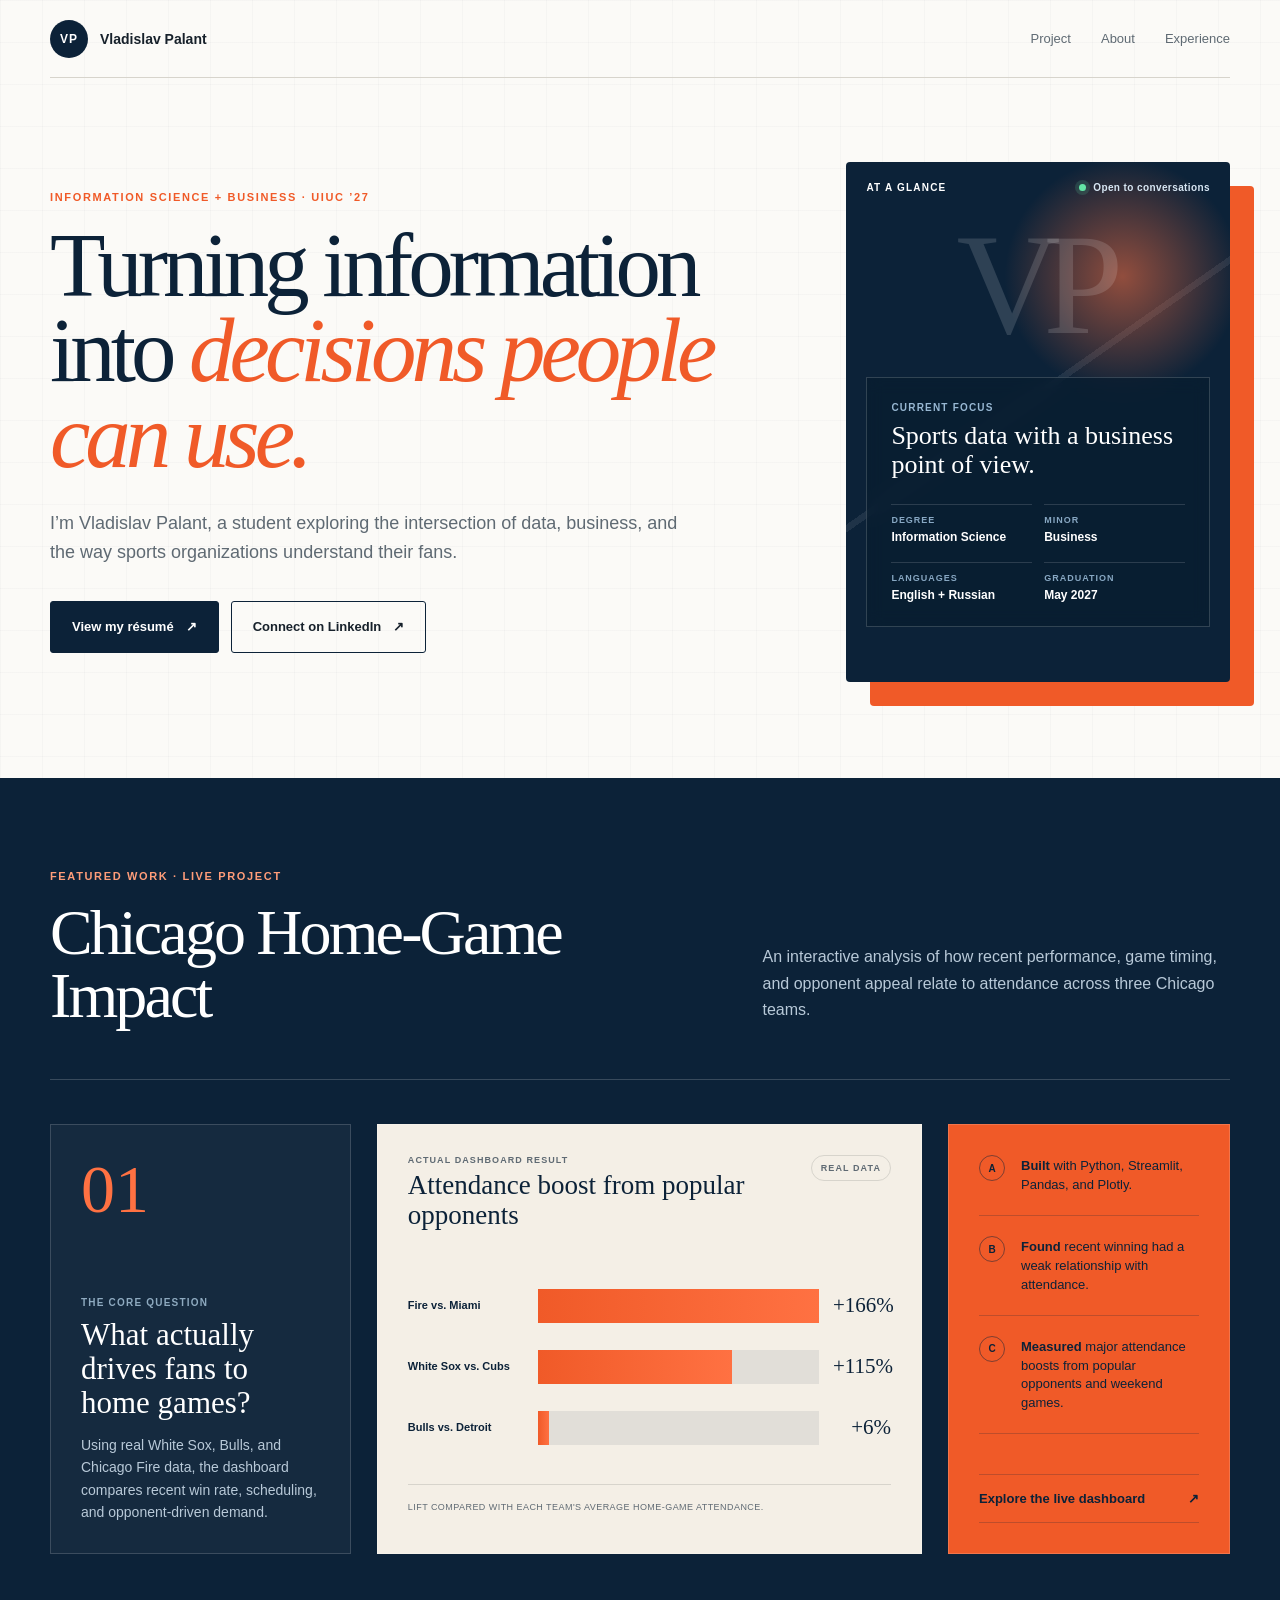
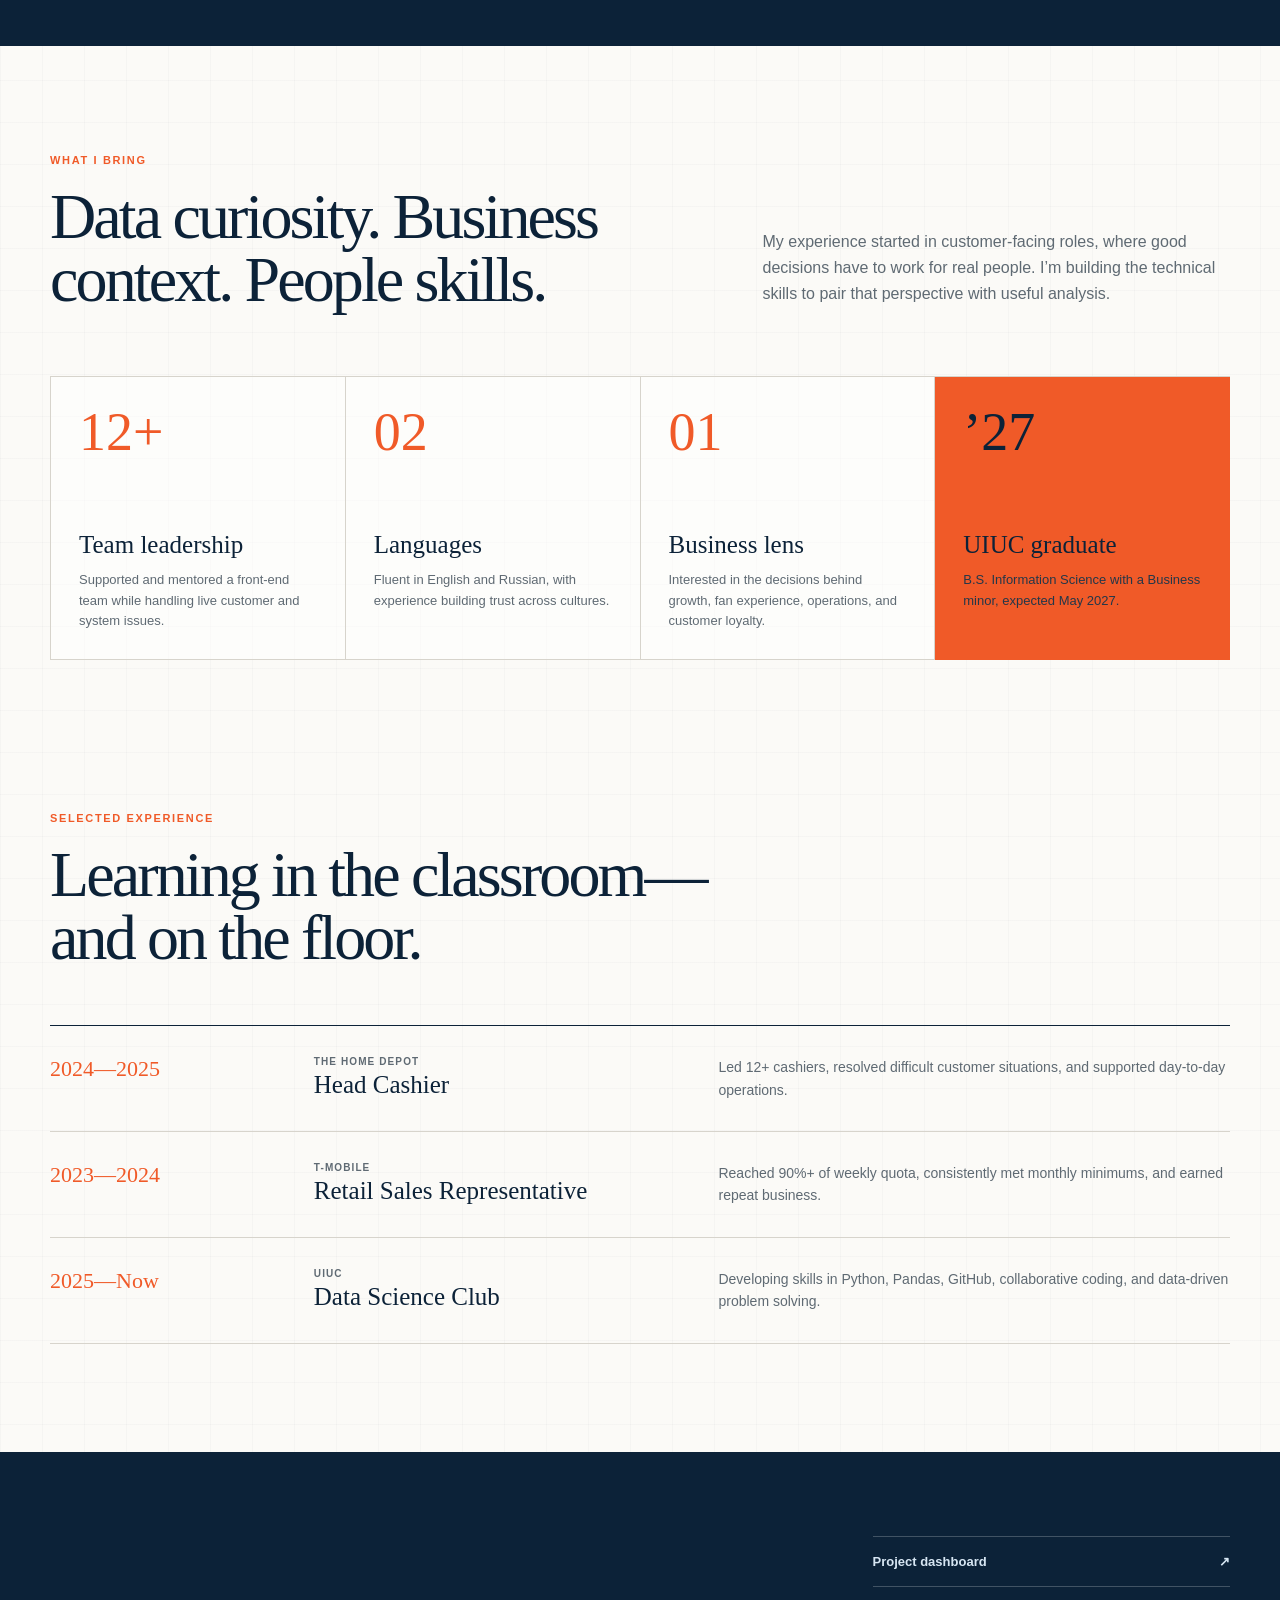
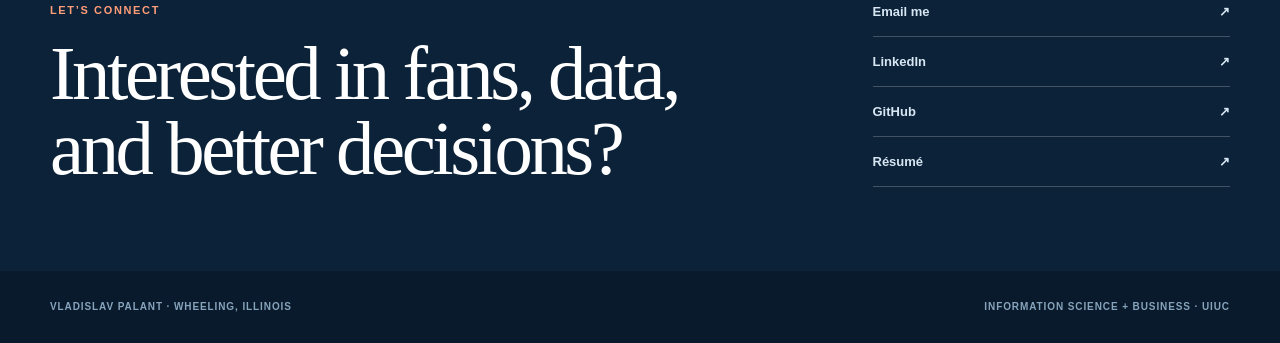
<file: index.html>
<!doctype html>
<html lang="en">
<head>
  <meta charset="utf-8">
  <meta name="viewport" content="width=device-width, initial-scale=1">
  <meta name="description" content="Vladislav Palant is a UIUC Information Science student exploring data, business, sports, and fan-focused decision making through Chicago Home-Game Impact.">
  <meta name="theme-color" content="#0c2238">
  <title>Vladislav Palant | Information Science + Business</title>
  <link rel="stylesheet" href="styles.css?v=2">
</head>
<body>
  <main>
    <header class="site-header">
      <a class="brand" href="#top" aria-label="Vladislav Palant, back to top">
        <span class="brand-mark">VP</span>
        <span class="brand-name">Vladislav Palant</span>
      </a>
      <nav aria-label="Primary navigation">
        <a href="#project">Project</a>
        <a href="#about">About</a>
        <a href="#experience">Experience</a>
      </nav>
    </header>

    <section class="hero" id="top">
      <div class="hero-copy">
        <p class="eyebrow">Information Science + Business · UIUC ’27</p>
        <h1>Turning information into <em>decisions people can use.</em></h1>
        <p class="hero-intro">
          I’m Vladislav Palant, a student exploring the intersection of data,
          business, and the way sports organizations understand their fans.
        </p>
        <div class="hero-actions">
          <a class="button button-primary" href="resume.html" target="_blank" rel="noreferrer">View my résumé <span aria-hidden="true">↗</span></a>
          <a class="button button-secondary" href="https://www.linkedin.com/in/vladislav-palant-b6b060325/" target="_blank" rel="noreferrer">Connect on LinkedIn <span aria-hidden="true">↗</span></a>
        </div>
      </div>

      <aside class="profile-card" aria-label="Vladislav at a glance">
        <div class="profile-card-top">
          <span>At a glance</span>
          <span class="live-dot">Open to conversations</span>
        </div>
        <div class="profile-monogram" aria-hidden="true">VP</div>
        <div class="profile-card-body">
          <p class="profile-label">Current focus</p>
          <h2>Sports data with a business point of view.</h2>
          <dl class="profile-stats">
            <div><dt>Degree</dt><dd>Information Science</dd></div>
            <div><dt>Minor</dt><dd>Business</dd></div>
            <div><dt>Languages</dt><dd>English + Russian</dd></div>
            <div><dt>Graduation</dt><dd>May 2027</dd></div>
          </dl>
        </div>
      </aside>
    </section>

    <section class="project-section" id="project">
      <div class="section-heading project-heading">
        <div>
          <p class="eyebrow eyebrow-light">Featured work · Live project</p>
          <h2>Chicago Home-Game Impact</h2>
        </div>
        <p>
          An interactive analysis of how recent performance, game timing, and
          opponent appeal relate to attendance across three Chicago teams.
        </p>
      </div>

      <div class="project-grid">
        <div class="project-story">
          <p class="story-number">01</p>
          <p class="story-label">The core question</p>
          <h3>What actually drives fans to home games?</h3>
          <p>
            Using real White Sox, Bulls, and Chicago Fire data, the dashboard
            compares recent win rate, scheduling, and opponent-driven demand.
          </p>
        </div>

        <div class="chart-card" aria-label="Actual dashboard results comparing attendance boosts from popular opponents">
          <div class="chart-header">
            <div><span>Actual dashboard result</span><strong>Attendance boost from popular opponents</strong></div>
            <span class="status-pill">Real data</span>
          </div>
          <div class="actual-chart">
            <div class="actual-row">
              <span class="actual-label">Fire vs. Miami</span>
              <div class="actual-track" aria-hidden="true"><i style="width:100%"></i></div>
              <strong>+166%</strong>
            </div>
            <div class="actual-row">
              <span class="actual-label">White Sox vs. Cubs</span>
              <div class="actual-track" aria-hidden="true"><i style="width:69%"></i></div>
              <strong>+115%</strong>
            </div>
            <div class="actual-row">
              <span class="actual-label">Bulls vs. Detroit</span>
              <div class="actual-track" aria-hidden="true"><i style="width:4%"></i></div>
              <strong>+6%</strong>
            </div>
          </div>
          <p class="chart-source">Lift compared with each team's average home-game attendance.</p>
        </div>

        <div class="project-method">
          <div><span class="method-index">A</span><p><strong>Built</strong> with Python, Streamlit, Pandas, and Plotly.</p></div>
          <div><span class="method-index">B</span><p><strong>Found</strong> recent winning had a weak relationship with attendance.</p></div>
          <div><span class="method-index">C</span><p><strong>Measured</strong> major attendance boosts from popular opponents and weekend games.</p></div>
          <a class="project-cta" href="https://chicago-home-game-impact-muxvgnmeaudh2kxninzezf.streamlit.app/" target="_blank" rel="noreferrer">
            Explore the live dashboard <span aria-hidden="true">↗</span>
          </a>
        </div>
      </div>
    </section>

    <section class="about-section" id="about">
      <div class="section-heading">
        <div><p class="eyebrow">What I bring</p><h2>Data curiosity. Business context. People skills.</h2></div>
        <p>
          My experience started in customer-facing roles, where good decisions
          have to work for real people. I’m building the technical skills to pair
          that perspective with useful analysis.
        </p>
      </div>
      <div class="strengths-grid">
        <article><span class="strength-number">12+</span><h3>Team leadership</h3><p>Supported and mentored a front-end team while handling live customer and system issues.</p></article>
        <article><span class="strength-number">02</span><h3>Languages</h3><p>Fluent in English and Russian, with experience building trust across cultures.</p></article>
        <article><span class="strength-number">01</span><h3>Business lens</h3><p>Interested in the decisions behind growth, fan experience, operations, and customer loyalty.</p></article>
        <article class="strength-accent"><span class="strength-number">’27</span><h3>UIUC graduate</h3><p>B.S. Information Science with a Business minor, expected May 2027.</p></article>
      </div>
    </section>

    <section class="experience-section" id="experience">
      <div class="section-heading compact-heading"><div><p class="eyebrow">Selected experience</p><h2>Learning in the classroom—and on the floor.</h2></div></div>
      <div class="timeline">
        <article><div class="timeline-date">2024—2025</div><div class="timeline-role"><p>The Home Depot</p><h3>Head Cashier</h3></div><p>Led 12+ cashiers, resolved difficult customer situations, and supported day-to-day operations.</p></article>
        <article><div class="timeline-date">2023—2024</div><div class="timeline-role"><p>T-Mobile</p><h3>Retail Sales Representative</h3></div><p>Reached 90%+ of weekly quota, consistently met monthly minimums, and earned repeat business.</p></article>
        <article><div class="timeline-date">2025—Now</div><div class="timeline-role"><p>UIUC</p><h3>Data Science Club</h3></div><p>Developing skills in Python, Pandas, GitHub, collaborative coding, and data-driven problem solving.</p></article>
      </div>
    </section>

    <section class="contact-section" id="contact">
      <div><p class="eyebrow eyebrow-light">Let’s connect</p><h2>Interested in fans, data, and better decisions?</h2></div>
      <div class="contact-links">
        <a href="https://chicago-home-game-impact-muxvgnmeaudh2kxninzezf.streamlit.app/" target="_blank" rel="noreferrer">Project dashboard <span aria-hidden="true">↗</span></a>
        <a href="mailto:vladislavpalant@gmail.com">Email me <span aria-hidden="true">↗</span></a>
        <a href="https://www.linkedin.com/in/vladislav-palant-b6b060325/" target="_blank" rel="noreferrer">LinkedIn <span aria-hidden="true">↗</span></a>
        <a href="https://github.com/vpalant3" target="_blank" rel="noreferrer">GitHub <span aria-hidden="true">↗</span></a>
        <a href="resume.html" target="_blank" rel="noreferrer">Résumé <span aria-hidden="true">↗</span></a>
      </div>
    </section>

    <footer><p>Vladislav Palant · Wheeling, Illinois</p><p>Information Science + Business · UIUC</p></footer>
  </main>
</body>
</html>
</file>
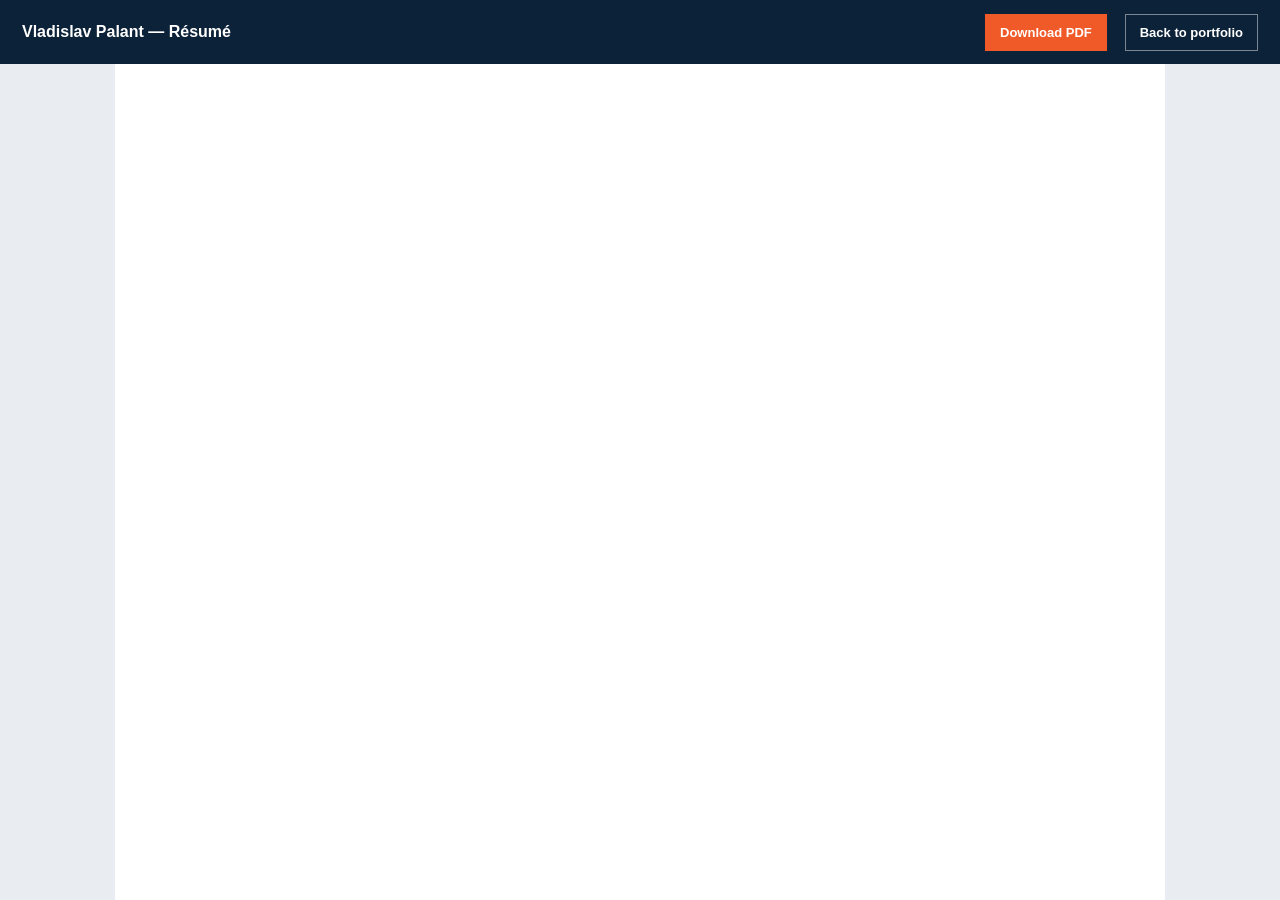
<file: resume.html>
<!doctype html>
<html lang="en">
<head>
  <meta charset="utf-8">
  <meta name="viewport" content="width=device-width, initial-scale=1">
  <title>Vladislav Palant | Résumé</title>
  <style>
    * { box-sizing: border-box; }
    html, body { height: 100%; margin: 0; background: #e9edf1; font-family: Arial, Helvetica, sans-serif; }
    body { display: grid; grid-template-rows: auto 1fr; }
    header { min-height: 64px; padding: 12px 22px; display: flex; align-items: center; gap: 18px; background: #0c2238; color: white; }
    header strong { margin-right: auto; }
    header a { padding: 10px 14px; border: 1px solid rgba(255,255,255,.45); color: white; text-decoration: none; font-size: 13px; font-weight: 700; }
    header a:first-of-type { background: #f05a28; border-color: #f05a28; }
    iframe { width: min(100%, 1050px); height: 100%; margin: 0 auto; border: 0; background: white; }
    @media (max-width: 600px) { header { flex-wrap: wrap; } header strong { width: 100%; } header a { flex: 1; text-align: center; } }
  </style>
</head>
<body>
  <header>
    <strong>Vladislav Palant — Résumé</strong>
    <a id="download" download="Vlad-Palant-Resume.pdf" href="#">Download PDF</a>
    <a href="index.html">Back to portfolio</a>
  </header>
  <iframe id="viewer" title="Vladislav Palant résumé"></iframe>
  <script>
    const encodedPdf = "[base64]/[base64]/a0huJllyOS5vZVNpdGYxWVEpI0hhVz4qW0g7VT0oWzphNFU2aHMqN09kK0UuJ11qT15aQFdHJy9NOjZJXVs/[base64]/V0hmRlt1WV9pQjw/[base64]/[base64]/[base64]";
    const bytes = Uint8Array.from(atob(encodedPdf), (character) => character.charCodeAt(0));
    const pdfUrl = URL.createObjectURL(new Blob([bytes], { type: "application/pdf" }));
    document.getElementById("viewer").src = pdfUrl;
    document.getElementById("download").href = pdfUrl;
  </script>
</body>
</html>
</file>
<file: styles.css>
:root {
  --navy: #0c2238;
  --navy-soft: #183a59;
  --ink: #17212b;
  --orange: #f05a28;
  --orange-bright: #ff7142;
  --cream: #f4efe6;
  --paper: #fbfaf7;
  --line: #d7d4cc;
  --muted: #5f6a73;
}

* {
  box-sizing: border-box;
}

html {
  scroll-behavior: smooth;
  background: var(--paper);
}

body {
  margin: 0;
  background:
    linear-gradient(rgba(12, 34, 56, 0.025) 1px, transparent 1px),
    linear-gradient(90deg, rgba(12, 34, 56, 0.025) 1px, transparent 1px),
    var(--paper);
  background-size: 42px 42px;
  color: var(--ink);
  font-family: Arial, Helvetica, sans-serif;
  text-rendering: optimizeLegibility;
}

a {
  color: inherit;
  text-decoration: none;
}

a:focus-visible {
  outline: 3px solid var(--orange);
  outline-offset: 4px;
}

main {
  min-height: 100vh;
  overflow: hidden;
}

.site-header {
  width: min(1180px, calc(100% - 48px));
  min-height: 78px;
  margin: 0 auto;
  display: grid;
  grid-template-columns: 1fr auto;
  align-items: center;
  gap: 32px;
  border-bottom: 1px solid var(--line);
}

.brand {
  display: inline-flex;
  align-items: center;
  gap: 12px;
  justify-self: start;
}

.brand-mark {
  width: 38px;
  height: 38px;
  display: grid;
  place-items: center;
  border-radius: 50%;
  background: var(--navy);
  color: white;
  font: 700 12px/1 Arial, sans-serif;
  letter-spacing: 0.08em;
}

.brand-name {
  font: 700 14px/1 Arial, sans-serif;
}

nav {
  display: flex;
  align-items: center;
  gap: 30px;
  color: var(--muted);
  font-size: 13px;
}

nav a,
.contact-links a {
  transition: color 180ms ease;
}

nav a:hover,
.contact-links a:hover {
  color: var(--orange);
}

.hero {
  width: min(1180px, calc(100% - 48px));
  margin: 0 auto;
  padding: 84px 0 96px;
  display: grid;
  grid-template-columns: minmax(0, 1.3fr) minmax(340px, 0.7fr);
  align-items: center;
  gap: 84px;
}

.eyebrow {
  margin: 0 0 20px;
  color: var(--orange);
  font-size: 11px;
  font-weight: 800;
  letter-spacing: 0.15em;
  text-transform: uppercase;
}

.eyebrow-light {
  color: #ff9d79;
}

.hero h1 {
  max-width: 790px;
  margin: 0;
  color: var(--navy);
  font-family: Georgia, "Times New Roman", serif;
  font-size: clamp(56px, 7.1vw, 96px);
  font-weight: 400;
  line-height: 0.94;
  letter-spacing: -0.055em;
}

.hero h1 em {
  color: var(--orange);
  font-weight: 400;
}

.hero-intro {
  max-width: 650px;
  margin: 30px 0 0;
  color: var(--muted);
  font-size: 18px;
  line-height: 1.6;
}

.hero-actions {
  margin-top: 34px;
  display: flex;
  flex-wrap: wrap;
  gap: 12px;
}

.button {
  min-height: 52px;
  padding: 0 21px;
  display: inline-flex;
  align-items: center;
  justify-content: center;
  gap: 12px;
  border: 1px solid var(--navy);
  border-radius: 3px;
  font-size: 13px;
  font-weight: 700;
  transition: transform 180ms ease, background 180ms ease, color 180ms ease;
}

.button:hover {
  transform: translateY(-2px);
}

.button-primary {
  background: var(--navy);
  color: white;
}

.button-primary:hover {
  background: var(--navy-soft);
}

.button-secondary:hover {
  background: white;
}

.profile-card {
  position: relative;
  min-height: 520px;
  padding: 20px;
  border-radius: 4px;
  background: var(--navy);
  color: white;
  box-shadow: 24px 24px 0 var(--orange);
  overflow: hidden;
}

.profile-card::before {
  content: "";
  position: absolute;
  inset: 0;
  background:
    radial-gradient(circle at 72% 22%, rgba(255, 113, 66, 0.55), transparent 24%),
    linear-gradient(145deg, transparent 46%, rgba(255,255,255,0.08) 46%, rgba(255,255,255,0.08) 47%, transparent 47%);
  pointer-events: none;
}

.profile-card-top {
  position: relative;
  z-index: 1;
  display: flex;
  align-items: center;
  justify-content: space-between;
  gap: 16px;
  font-size: 10px;
  font-weight: 800;
  letter-spacing: 0.12em;
  text-transform: uppercase;
}

.live-dot {
  display: inline-flex;
  align-items: center;
  gap: 7px;
  color: #d7e6f3;
  letter-spacing: 0.04em;
  text-transform: none;
}

.live-dot::before {
  content: "";
  width: 7px;
  height: 7px;
  border-radius: 50%;
  background: #63e6a6;
  box-shadow: 0 0 0 4px rgba(99, 230, 166, 0.15);
}

.profile-monogram {
  position: relative;
  z-index: 1;
  height: 184px;
  display: grid;
  place-items: center;
  color: rgba(255,255,255,0.14);
  font-family: Georgia, "Times New Roman", serif;
  font-size: 144px;
  line-height: 1;
  letter-spacing: -0.12em;
  transform: translateX(-7px);
}

.profile-card-body {
  position: relative;
  z-index: 1;
  padding: 24px;
  border: 1px solid rgba(255,255,255,0.17);
  background: rgba(8, 28, 47, 0.68);
  backdrop-filter: blur(8px);
}

.profile-label {
  margin: 0 0 8px;
  color: #98b8d3;
  font-size: 10px;
  font-weight: 800;
  letter-spacing: 0.12em;
  text-transform: uppercase;
}

.profile-card h2 {
  margin: 0;
  font: 400 26px/1.13 Georgia, serif;
}

.profile-stats {
  margin: 24px 0 0;
  display: grid;
  grid-template-columns: 1fr 1fr;
  gap: 18px 12px;
}

.profile-stats div {
  padding-top: 10px;
  border-top: 1px solid rgba(255,255,255,0.14);
}

.profile-stats dt {
  color: #88a8c3;
  font-size: 9px;
  font-weight: 800;
  letter-spacing: 0.11em;
  text-transform: uppercase;
}

.profile-stats dd {
  margin: 5px 0 0;
  font-size: 12px;
  font-weight: 700;
}

.project-section {
  padding: 92px max(24px, calc((100vw - 1180px) / 2));
  background: var(--navy);
  color: white;
}

.section-heading {
  display: grid;
  grid-template-columns: minmax(0, 1.15fr) minmax(300px, 0.85fr);
  gap: 80px;
  align-items: end;
}

.section-heading h2 {
  max-width: 700px;
  margin: 0;
  color: var(--navy);
  font: 400 clamp(42px, 5vw, 70px)/0.98 Georgia, serif;
  letter-spacing: -0.045em;
}

.section-heading > p {
  max-width: 520px;
  margin: 0 0 4px;
  color: var(--muted);
  font-size: 16px;
  line-height: 1.65;
}

.project-heading {
  padding-bottom: 52px;
  border-bottom: 1px solid rgba(255,255,255,0.18);
}

.project-heading h2,
.project-heading > p {
  color: white;
}

.project-heading > p {
  color: #b8c9d8;
}

.project-grid {
  padding-top: 44px;
  display: grid;
  grid-template-columns: 0.8fr 1.45fr 0.75fr;
  gap: 26px;
  align-items: stretch;
}

.project-story,
.project-method,
.chart-card {
  min-height: 430px;
  border: 1px solid rgba(255,255,255,0.16);
}

.project-story {
  padding: 30px;
  display: flex;
  flex-direction: column;
  background: rgba(255,255,255,0.035);
}

.story-number {
  margin: 0 0 auto;
  color: var(--orange-bright);
  font: 400 68px/1 Georgia, serif;
}

.story-label {
  margin: 44px 0 10px;
  color: #8eaac0;
  font-size: 10px;
  font-weight: 800;
  letter-spacing: 0.12em;
  text-transform: uppercase;
}

.project-story h3 {
  margin: 0 0 14px;
  font: 400 31px/1.1 Georgia, serif;
}

.project-story > p:last-child {
  margin: 0;
  color: #b8c9d8;
  font-size: 14px;
  line-height: 1.6;
}

.chart-card {
  padding: 30px;
  background: var(--cream);
  color: var(--ink);
}

.chart-header {
  display: flex;
  justify-content: space-between;
  gap: 20px;
  align-items: flex-start;
}

.chart-header div {
  display: grid;
  gap: 6px;
}

.chart-header span,
.status-pill {
  color: var(--muted);
  font-size: 9px;
  font-weight: 800;
  letter-spacing: 0.12em;
  text-transform: uppercase;
}

.chart-header strong {
  color: var(--navy);
  font: 400 27px/1.1 Georgia, serif;
}

.status-pill {
  padding: 7px 9px;
  border: 1px solid var(--line);
  border-radius: 999px;
  white-space: nowrap;
}

.actual-chart {
  margin-top: 58px;
  display: grid;
  gap: 27px;
}

.actual-row {
  display: grid;
  grid-template-columns: 116px minmax(90px, 1fr) 58px;
  align-items: center;
  gap: 14px;
}

.actual-label {
  color: var(--navy);
  font-size: 11px;
  font-weight: 800;
  line-height: 1.25;
}

.actual-track {
  height: 34px;
  overflow: hidden;
  background: rgba(12,34,56,0.08);
}

.actual-track i {
  min-width: 8px;
  height: 100%;
  display: block;
  background: linear-gradient(90deg, var(--orange), var(--orange-bright));
}

.actual-row strong {
  color: var(--navy);
  font: 400 21px/1 Georgia, serif;
  text-align: right;
}

.chart-source {
  margin: 39px 0 0;
  padding-top: 16px;
  border-top: 1px solid var(--line);
  color: var(--muted);
  font-size: 9px;
  line-height: 1.45;
  letter-spacing: 0.05em;
  text-transform: uppercase;
}

.project-method {
  padding: 30px;
  display: flex;
  flex-direction: column;
  background: var(--orange);
  color: var(--navy);
}

.project-method > div {
  padding: 0 0 20px;
  margin-bottom: 20px;
  display: grid;
  grid-template-columns: 30px 1fr;
  gap: 12px;
  border-bottom: 1px solid rgba(12,34,56,0.22);
}

.method-index {
  width: 26px;
  height: 26px;
  display: grid;
  place-items: center;
  border: 1px solid rgba(12,34,56,0.5);
  border-radius: 50%;
  font-size: 10px;
  font-weight: 800;
}

.project-method p {
  margin: 2px 0 0;
  font-size: 13px;
  line-height: 1.45;
}

.project-cta {
  margin-top: auto;
  padding: 16px 0;
  display: flex;
  align-items: center;
  justify-content: space-between;
  gap: 16px;
  border-top: 1px solid rgba(12,34,56,0.22);
  border-bottom: 1px solid rgba(12,34,56,0.22);
  font-size: 13px;
  font-weight: 800;
}

.about-section,
.experience-section {
  width: min(1180px, calc(100% - 48px));
  margin: 0 auto;
  padding: 108px 0;
}

.strengths-grid {
  margin-top: 64px;
  display: grid;
  grid-template-columns: repeat(4, 1fr);
  border-top: 1px solid var(--line);
  border-left: 1px solid var(--line);
}

.strengths-grid article {
  min-height: 280px;
  padding: 28px;
  border-right: 1px solid var(--line);
  border-bottom: 1px solid var(--line);
  background: rgba(255,255,255,0.45);
}

.strengths-grid .strength-accent {
  background: var(--orange);
  border-color: var(--orange);
}

.strength-number {
  display: block;
  margin-bottom: 72px;
  color: var(--orange);
  font: 400 54px/1 Georgia, serif;
}

.strength-accent .strength-number {
  color: var(--navy);
}

.strengths-grid h3 {
  margin: 0 0 12px;
  color: var(--navy);
  font: 400 25px/1.1 Georgia, serif;
}

.strengths-grid p {
  margin: 0;
  color: var(--muted);
  font-size: 13px;
  line-height: 1.55;
}

.strength-accent p {
  color: #243749;
}

.experience-section {
  padding-top: 44px;
}

.compact-heading {
  grid-template-columns: 1fr;
}

.timeline {
  margin-top: 56px;
  border-top: 1px solid var(--navy);
}

.timeline article {
  padding: 30px 0;
  display: grid;
  grid-template-columns: 0.62fr 1fr 1.38fr;
  align-items: start;
  gap: 34px;
  border-bottom: 1px solid var(--line);
}

.timeline-date {
  color: var(--orange);
  font: 400 22px/1.2 Georgia, serif;
}

.timeline-role p {
  margin: 0 0 4px;
  color: var(--muted);
  font-size: 10px;
  font-weight: 800;
  letter-spacing: 0.11em;
  text-transform: uppercase;
}

.timeline-role h3 {
  margin: 0;
  color: var(--navy);
  font: 400 25px/1.1 Georgia, serif;
}

.timeline article > p {
  margin: 0;
  color: var(--muted);
  font-size: 14px;
  line-height: 1.6;
}

.contact-section {
  padding: 84px max(24px, calc((100vw - 1180px) / 2));
  display: grid;
  grid-template-columns: 1.35fr 0.65fr;
  gap: 80px;
  align-items: end;
  background: var(--navy);
  color: white;
}

.contact-section h2 {
  max-width: 760px;
  margin: 0;
  font: 400 clamp(48px, 6vw, 82px)/0.98 Georgia, serif;
  letter-spacing: -0.045em;
}

.contact-links {
  display: grid;
  border-top: 1px solid rgba(255,255,255,0.22);
}

.contact-links a {
  padding: 17px 0;
  display: flex;
  justify-content: space-between;
  gap: 20px;
  border-bottom: 1px solid rgba(255,255,255,0.22);
  color: #d7e6f3;
  font-size: 13px;
  font-weight: 700;
}

footer {
  min-height: 72px;
  padding: 0 max(24px, calc((100vw - 1180px) / 2));
  display: flex;
  align-items: center;
  justify-content: space-between;
  gap: 24px;
  background: #081a2b;
  color: #87a4bc;
  font-size: 10px;
  font-weight: 700;
  letter-spacing: 0.09em;
  text-transform: uppercase;
}

@media (max-width: 960px) {
  nav {
    display: none;
  }

  .hero {
    grid-template-columns: 1fr;
    gap: 64px;
  }

  .hero h1 {
    max-width: 820px;
  }

  .profile-card {
    width: min(520px, calc(100% - 20px));
    min-height: 480px;
  }

  .section-heading,
  .contact-section {
    grid-template-columns: 1fr;
    gap: 30px;
  }

  .project-grid {
    grid-template-columns: 1fr 1fr;
  }

  .chart-card {
    grid-column: 1 / -1;
    grid-row: 1;
  }

  .project-story,
  .project-method {
    min-height: 360px;
  }

  .strengths-grid {
    grid-template-columns: 1fr 1fr;
  }

  .timeline article {
    grid-template-columns: 0.55fr 1fr 1.3fr;
  }
}

@media (max-width: 640px) {
  .site-header,
  .hero,
  .about-section,
  .experience-section {
    width: min(100% - 30px, 1180px);
  }

  .site-header {
    min-height: 68px;
  }

  .brand-name {
    display: none;
  }

  .hero {
    padding: 62px 0 78px;
  }

  .hero h1 {
    font-size: clamp(50px, 15.8vw, 72px);
  }

  .hero-intro {
    font-size: 16px;
  }

  .hero-actions {
    display: grid;
  }

  .button {
    width: 100%;
  }

  .profile-card {
    width: calc(100% - 12px);
    min-height: auto;
    box-shadow: 12px 12px 0 var(--orange);
  }

  .profile-card-top {
    align-items: flex-start;
  }

  .live-dot {
    max-width: 120px;
    text-align: right;
  }

  .profile-monogram {
    height: 145px;
    font-size: 112px;
  }

  .profile-card-body {
    padding: 20px;
  }

  .profile-card h2 {
    font-size: 23px;
  }

  .project-section {
    padding-top: 72px;
    padding-bottom: 72px;
  }

  .section-heading h2 {
    font-size: 43px;
  }

  .section-heading > p {
    font-size: 15px;
  }

  .project-grid,
  .strengths-grid {
    grid-template-columns: 1fr;
  }

  .chart-card,
  .project-story,
  .project-method {
    grid-column: auto;
    grid-row: auto;
    min-height: auto;
  }

  .chart-card,
  .project-story,
  .project-method {
    padding: 24px;
  }

  .project-story {
    min-height: 360px;
  }

  .project-method {
    min-height: 390px;
  }

  .chart-header strong {
    font-size: 23px;
  }

  .actual-row {
    grid-template-columns: 92px minmax(64px, 1fr) 52px;
    gap: 10px;
  }

  .actual-label {
    font-size: 10px;
  }

  .about-section {
    padding: 82px 0;
  }

  .strengths-grid article {
    min-height: 235px;
  }

  .strength-number {
    margin-bottom: 48px;
  }

  .experience-section {
    padding-bottom: 82px;
  }

  .timeline article {
    grid-template-columns: 1fr;
    gap: 12px;
  }

  .timeline-date {
    font-size: 18px;
  }

  .contact-section {
    padding-top: 72px;
    padding-bottom: 72px;
  }

  .contact-section h2 {
    font-size: 49px;
  }

  footer {
    padding-top: 24px;
    padding-bottom: 24px;
    align-items: flex-start;
    flex-direction: column;
    justify-content: center;
  }

  footer p {
    margin: 0;
  }
}

@media (prefers-reduced-motion: reduce) {
  html {
    scroll-behavior: auto;
  }

  *,
  *::before,
  *::after {
    transition-duration: 0.01ms !important;
  }
}
</file>
